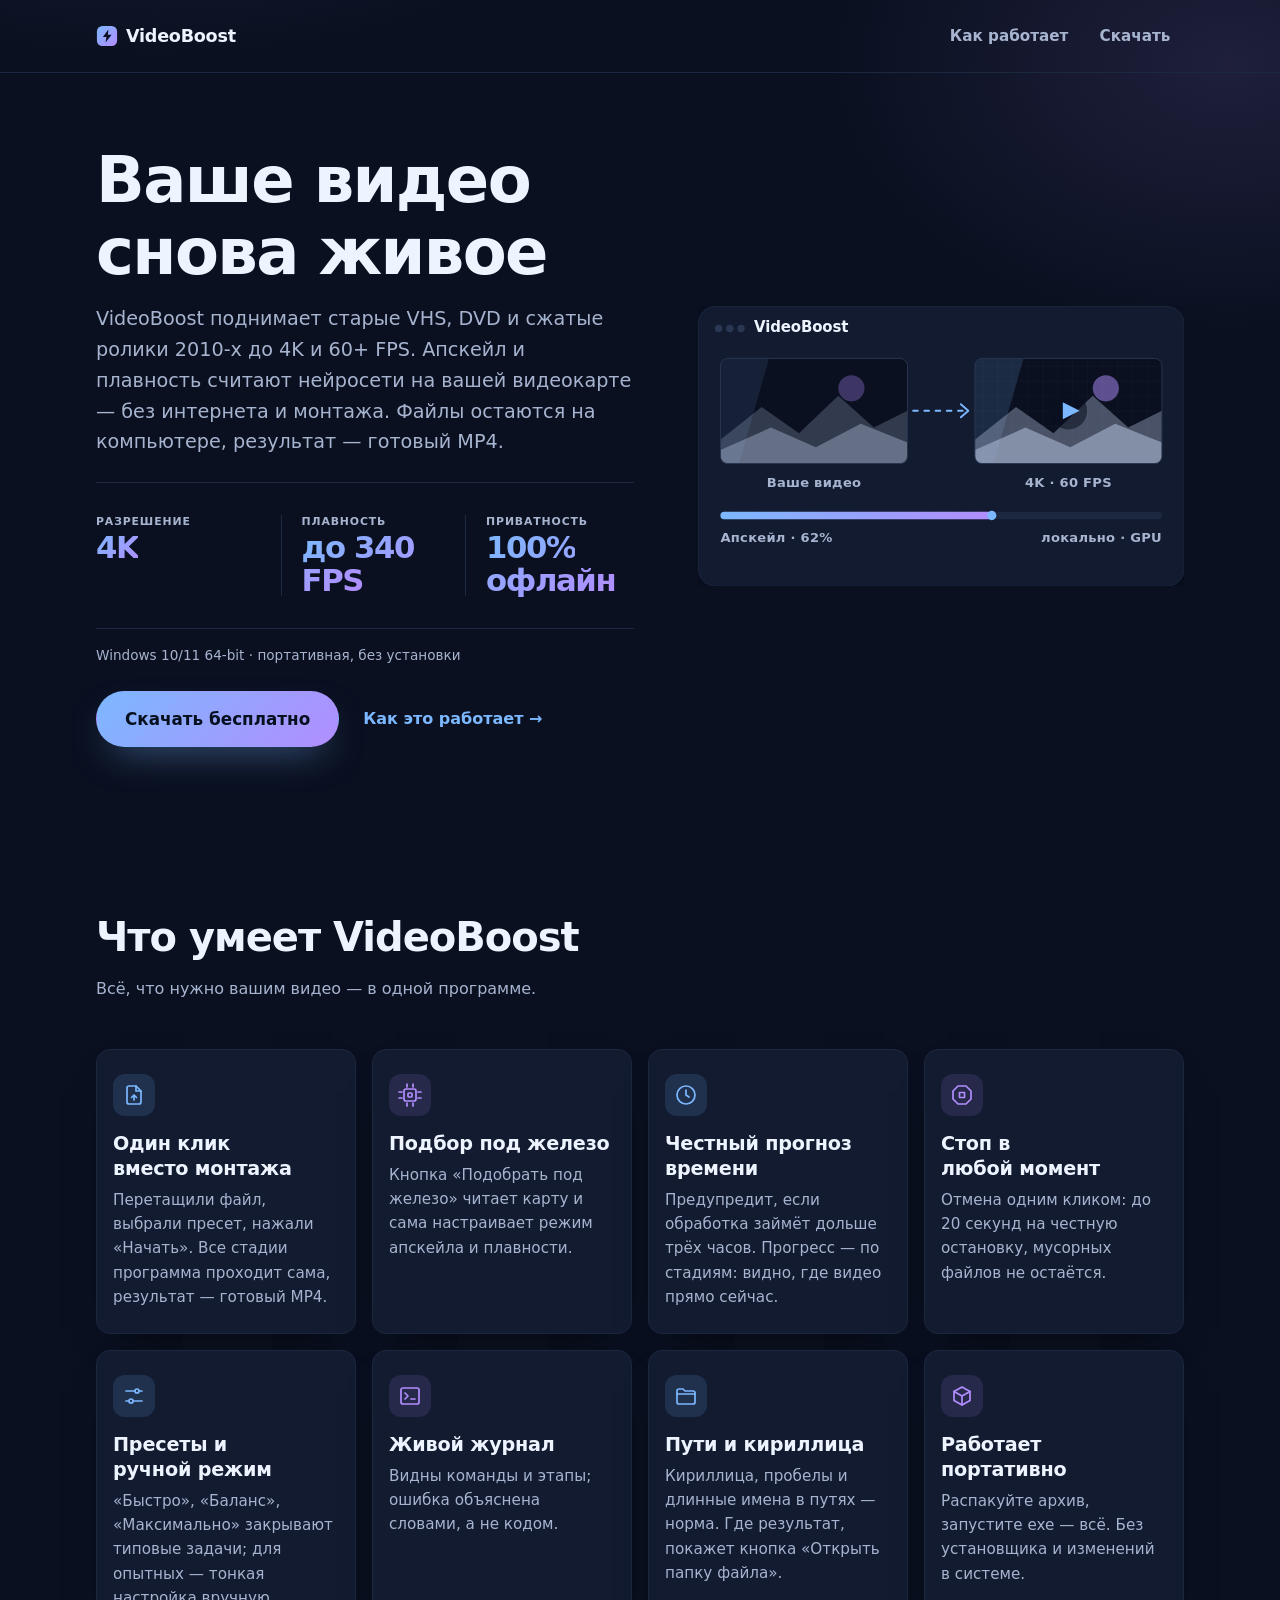
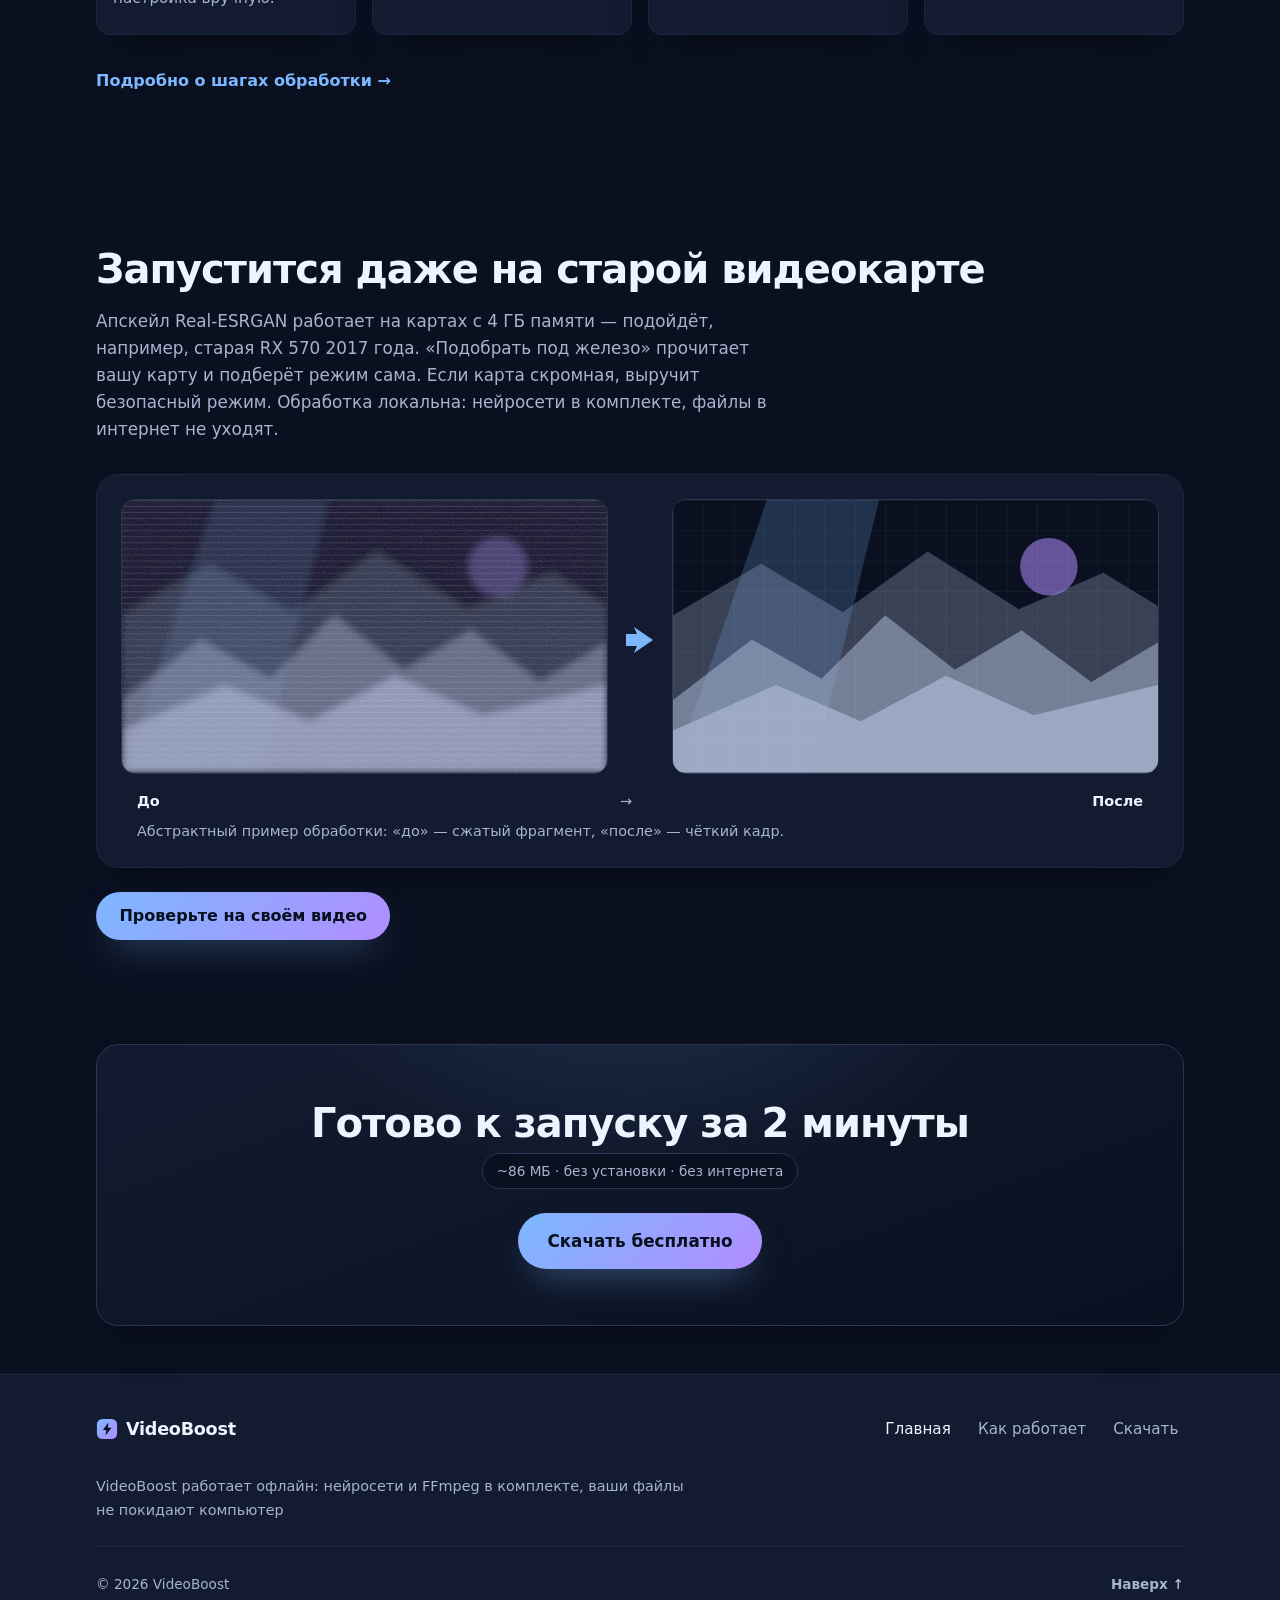
<file: index.html>
<!DOCTYPE html>
<html lang="ru">
<head>
  <meta charset="utf-8">
  <meta name="viewport" content="width=device-width, initial-scale=1">
  <!-- SEO: домен — GitHub Pages проекта mvenzego-arch/videoboost (ветка site). -->
  <title>VideoBoost — оживление видео до 4K и 340 FPS, офлайн</title>
  <meta name="description" content="VideoBoost: нейросетевой апскейл видео до 4K и интерполяция до 340 FPS. Real-ESRGAN и RIFE внутри, работает офлайн и бесплатно на Windows 10/11.">
  <link rel="canonical" href="https://mvenzego-arch.github.io/videoboost/index.html">
  <meta property="og:type" content="website">
  <meta property="og:site_name" content="VideoBoost">
  <meta property="og:locale" content="ru_RU">
  <meta property="og:title" content="VideoBoost — оживление видео до 4K и 340 FPS, офлайн">
  <meta property="og:description" content="VideoBoost: нейросетевой апскейл видео до 4K и интерполяция до 340 FPS. Real-ESRGAN и RIFE внутри, работает офлайн и бесплатно на Windows 10/11.">
  <meta property="og:url" content="https://mvenzego-arch.github.io/videoboost/index.html">
  <!-- og:image — вставить после подготовки обложки (1200x630); URL обязан быть абсолютным. -->
  <meta name="twitter:card" content="summary_large_image">
  <link rel="icon" type="image/svg+xml" href="./assets/favicon/favicon.svg">
  <link rel="stylesheet" href="./css/style.css">
  <script type="application/ld+json">
  {
    "@context": "https://schema.org",
    "@type": "SoftwareApplication",
    "name": "VideoBoost",
    "url": "https://mvenzego-arch.github.io/videoboost/index.html",
    "downloadUrl": "https://mvenzego-arch.github.io/videoboost/skachat.html",
    "applicationCategory": "MultimediaApplication",
    "operatingSystem": "Windows 10/11 64-bit",
    "inLanguage": "ru",
    "isAccessibleForFree": true,
    "description": "Нейросетевое улучшение видео: апскейл до 4K, интерполяция до 340 FPS, полностью офлайн.",
    "offers": {
      "@type": "Offer",
      "price": "0",
      "priceCurrency": "USD"
    },
    "author": { "@type": "Organization", "name": "VideoBoost" },
    "publisher": { "@type": "Organization", "name": "VideoBoost" },
    "featureList": [
      "Апскейл видео до 4K (Real-ESRGAN)",
      "Интерполяция кадров до 340 FPS (RIFE)",
      "Полностью офлайн: файлы не покидают компьютер",
      "Real-ESRGAN, RIFE и FFmpeg входят в комплект",
      "Пресеты «Быстро», «Баланс», «Максимально» и тонкая настройка",
      "Портативная работа без установки",
      "Бесплатно, без подписок и регистраций",
      "Работает на видеокартах от 4 ГБ VRAM (например, старая RX 570)"
    ]
  }
  </script>
</head>
<body id="top">
  <a class="skip-link" href="#main">Перейти к содержимому</a>

  <header class="site-header">
    <div class="container header-inner">
      <a class="brand" href="./index.html" aria-label="VideoBoost — на главную">
        <svg class="brand-icon" width="20" height="20" viewBox="0 0 24 24" aria-hidden="true" focusable="false">
          <defs>
            <linearGradient id="brand-grad" x1="0" y1="0" x2="1" y2="1">
              <stop offset="0" stop-color="var(--accent)"/>
              <stop offset="1" stop-color="var(--accent-2)"/>
            </linearGradient>
          </defs>
          <rect x="1" y="1" width="22" height="22" rx="6" fill="url(#brand-grad)"/>
          <path d="M13.5 5 7.5 13h3.9l-1 6 6.6-8.5h-4l.5-5.5Z" fill="var(--bg)"/>
        </svg>
        <span>VideoBoost</span>
      </a>
      <nav class="site-nav" aria-label="Основная навигация">
        <ul>
          <li><a href="./kak-rabotaet.html">Как работает</a></li>
          <li><a href="./skachat.html">Скачать</a></li>
        </ul>
      </nav>
    </div>
  </header>

  <main id="main" tabindex="-1">
    <section class="hero" aria-labelledby="hero-title">
      <div class="container">
        <div class="hero-grid">
          <div class="hero-copy">
            <h1 id="hero-title">Ваше видео снова живое</h1>
            <p class="hero-lede">VideoBoost поднимает старые VHS, DVD и сжатые ролики 2010-х до 4K и 60+ FPS. Апскейл и плавность считают нейросети на вашей видеокарте — без интернета и монтажа. Файлы остаются на компьютере, результат — готовый MP4.</p>
            <dl class="hero-stats" aria-label="Ключевые возможности">
              <div class="hero-stat">
                <dt>Разрешение</dt>
                <dd><span class="gradient-text">4K</span></dd>
              </div>
              <div class="hero-stat">
                <dt>Плавность</dt>
                <dd><span class="gradient-text">до 340 FPS</span></dd>
              </div>
              <div class="hero-stat">
                <dt>Приватность</dt>
                <dd><span class="gradient-text">100% офлайн</span></dd>
              </div>
            </dl>
            <p class="hero-note">Windows 10/11 64-bit · портативная, без установки</p>
            <div class="hero-actions">
              <a class="btn btn-primary btn-lg" href="./skachat.html">Скачать бесплатно</a>
              <a class="link-arrow" href="./kak-rabotaet.html">Как это работает <span aria-hidden="true">→</span></a>
            </div>
          </div>

          <div class="hero-visual">
            <svg class="scheme-wide" viewBox="0 0 520 300" role="img" aria-labelledby="hero-wide-title">
              <title id="hero-wide-title">Схема работы VideoBoost</title>
              <desc id="hero-wide-desc">Кадр видео проходит апскейл нейросетью и превращается в чёткий кадр 4K с плавностью 60 кадров в секунду. Обработка идёт локально на видеокарте.</desc>
              <defs>
                <linearGradient id="hero-wide-progress" x1="0" y1="0" x2="1" y2="0">
                  <stop offset="0" stop-color="var(--accent)"/>
                  <stop offset="1" stop-color="var(--accent-2)"/>
                </linearGradient>
                <clipPath id="hero-wide-clip-a">
                  <rect x="24" y="56" width="200" height="112.5" rx="8"/>
                </clipPath>
                <clipPath id="hero-wide-clip-b">
                  <rect x="296" y="56" width="200" height="112.5" rx="8"/>
                </clipPath>
                <pattern id="hero-wide-grid" width="16" height="16" patternUnits="userSpaceOnUse">
                  <path d="M16 0H0V16" fill="none" stroke="var(--text)" stroke-width="0.5"/>
                </pattern>
              </defs>
              <rect class="scheme-panel" x="0.5" y="0.5" width="519" height="299" rx="18" fill="var(--bg-elev)" stroke="var(--border-soft)"/>
              <circle cx="22" cy="24" r="4" fill="var(--border)"/>
              <circle cx="34" cy="24" r="4" fill="var(--border)"/>
              <circle cx="46" cy="24" r="4" fill="var(--border)"/>
              <text class="scheme-wordmark" x="60" y="28">VideoBoost</text>
              <g clip-path="url(#hero-wide-clip-a)">
                <rect x="24" y="56" width="200" height="112.5" fill="var(--bg)"/>
                <path d="M24 56h52L44 168.5H24Z" fill="var(--accent)" opacity="0.1"/>
                <circle cx="164" cy="88" r="14" fill="var(--accent-2)" opacity="0.3"/>
                <path d="M24 143 68 108 108 136 150 96 188 130 224 112v56.5H24Z" fill="var(--text-muted)" opacity="0.26"/>
                <path d="M24 154 78 130 126 151 174 126 224 146v22.5H24Z" fill="var(--text-muted)" opacity="0.44"/>
              </g>
              <rect x="24" y="56" width="200" height="112.5" rx="8" fill="none" stroke="var(--border)"/>
              <g clip-path="url(#hero-wide-clip-b)">
                <rect x="296" y="56" width="200" height="112.5" fill="var(--bg)"/>
                <path d="M296 56h52l-32 112.5h-20Z" fill="var(--accent)" opacity="0.16"/>
                <circle cx="436" cy="88" r="14" fill="var(--accent-2)" opacity="0.5"/>
                <path d="M296 143 340 108 380 136 422 96 460 130 496 112v56.5H296Z" fill="var(--text-muted)" opacity="0.4"/>
                <path d="M296 154 350 130 398 151 446 126 496 146v22.5H296Z" fill="var(--text-muted)" opacity="0.62"/>
                <rect x="296" y="56" width="200" height="112.5" fill="url(#hero-wide-grid)" opacity="0.08"/>
                <circle cx="396" cy="112" r="20" fill="var(--bg)" opacity="0.55"/>
                <path d="m390 103 18 9-18 9Z" fill="var(--accent)"/>
              </g>
              <rect x="296" y="56" width="200" height="112.5" rx="8" fill="none" stroke="var(--border)"/>
              <path class="flow-line" d="M230 112h58" fill="none" stroke="var(--accent)" stroke-width="2" stroke-linecap="round"/>
              <path d="m281 105 8 7-8 7" fill="none" stroke="var(--accent)" stroke-width="2" stroke-linecap="round" stroke-linejoin="round"/>
              <text class="scheme-label" x="124" y="194" text-anchor="middle">Ваше видео</text>
              <text class="scheme-label" x="396" y="194" text-anchor="middle">4K · 60 FPS</text>
              <rect x="24" y="220" width="472" height="8" rx="4" fill="var(--border-soft)"/>
              <rect x="24" y="220" width="290" height="8" rx="4" fill="url(#hero-wide-progress)"/>
              <circle class="pulse-dot" cx="314" cy="224" r="5" fill="var(--accent)"/>
              <text class="scheme-label" x="24" y="252">Апскейл · 62%</text>
              <text class="scheme-label" x="496" y="252" text-anchor="end">локально · GPU</text>
            </svg>

            <svg class="scheme-narrow" viewBox="0 0 320 430" role="img" aria-labelledby="hero-narrow-title">
              <title id="hero-narrow-title">Схема работы VideoBoost</title>
              <desc id="hero-narrow-desc">Кадр видео проходит апскейл нейросетью и превращается в чёткий кадр 4K с плавностью 60 кадров в секунду. Обработка идёт локально на видеокарте.</desc>
              <defs>
                <clipPath id="hero-narrow-clip-a">
                  <rect x="40" y="48" width="240" height="135" rx="8"/>
                </clipPath>
                <clipPath id="hero-narrow-clip-b">
                  <rect x="40" y="262" width="240" height="135" rx="8"/>
                </clipPath>
                <pattern id="hero-narrow-grid" width="16" height="16" patternUnits="userSpaceOnUse">
                  <path d="M16 0H0V16" fill="none" stroke="var(--text)" stroke-width="0.5"/>
                </pattern>
              </defs>
              <rect class="scheme-panel" x="0.5" y="0.5" width="319" height="429" rx="18" fill="var(--bg-elev)" stroke="var(--border-soft)"/>
              <circle cx="22" cy="24" r="4" fill="var(--border)"/>
              <circle cx="34" cy="24" r="4" fill="var(--border)"/>
              <circle cx="46" cy="24" r="4" fill="var(--border)"/>
              <text class="scheme-wordmark" x="60" y="28">VideoBoost</text>
              <g clip-path="url(#hero-narrow-clip-a)">
                <rect x="40" y="48" width="240" height="135" fill="var(--bg)"/>
                <path d="M40 48h62L62 183H40Z" fill="var(--accent)" opacity="0.1"/>
                <circle cx="206" cy="86" r="16" fill="var(--accent-2)" opacity="0.3"/>
                <path d="M40 139 92 98 136 132 184 84 222 122 280 102v81H40Z" fill="var(--text-muted)" opacity="0.26"/>
                <path d="M40 152 100 124 152 148 210 120 280 146v37H40Z" fill="var(--text-muted)" opacity="0.44"/>
              </g>
              <rect x="40" y="48" width="240" height="135" rx="8" fill="none" stroke="var(--border)"/>
              <text class="scheme-label" x="160" y="202" text-anchor="middle">Ваше видео</text>
              <path class="flow-line" d="M160 214v34" fill="none" stroke="var(--accent)" stroke-width="2" stroke-linecap="round"/>
              <path d="m153 241 7 8 7-8" fill="none" stroke="var(--accent)" stroke-width="2" stroke-linecap="round" stroke-linejoin="round"/>
              <g clip-path="url(#hero-narrow-clip-b)">
                <rect x="40" y="262" width="240" height="135" fill="var(--bg)"/>
                <path d="M40 262h62l-40 135H40Z" fill="var(--accent)" opacity="0.16"/>
                <circle cx="206" cy="300" r="16" fill="var(--accent-2)" opacity="0.5"/>
                <path d="M40 353 92 312 136 346 184 298 222 336 280 316v81H40Z" fill="var(--text-muted)" opacity="0.4"/>
                <path d="M40 366 100 338 152 362 210 334 280 360v37H40Z" fill="var(--text-muted)" opacity="0.62"/>
                <rect x="40" y="262" width="240" height="135" fill="url(#hero-narrow-grid)" opacity="0.08"/>
                <circle cx="160" cy="329" r="20" fill="var(--bg)" opacity="0.55"/>
                <path d="m154 320 18 9-18 9Z" fill="var(--accent)"/>
              </g>
              <rect x="40" y="262" width="240" height="135" rx="8" fill="none" stroke="var(--border)"/>
              <text class="scheme-label" x="160" y="414" text-anchor="middle">4K · 60 FPS</text>
            </svg>
          </div>
        </div>
      </div>
    </section>

    <section class="section" aria-labelledby="features-title">
      <div class="container">
        <div class="section-head">
          <h2 id="features-title">Что умеет VideoBoost</h2>
          <p>Всё, что нужно вашим видео — в одной программе.</p>
        </div>
        <ul class="features" role="list">
          <li class="feature-card">
            <span class="feature-icon" aria-hidden="true">
              <svg width="24" height="24" viewBox="0 0 24 24" fill="none" stroke="currentColor" stroke-width="1.7" stroke-linecap="round" stroke-linejoin="round" focusable="false" aria-hidden="true">
                <path d="M14 3H7a2 2 0 0 0-2 2v14a2 2 0 0 0 2 2h10a2 2 0 0 0 2-2V8Z"/>
                <path d="M14 3v5h5"/>
                <path d="M12 12v5M9.5 14.5 12 12l2.5 2.5"/>
              </svg>
            </span>
            <h3>Один клик вместо монтажа</h3>
            <p>Перетащили файл, выбрали пресет, нажали «Начать». Все стадии программа проходит сама, результат — готовый MP4.</p>
          </li>
          <li class="feature-card">
            <span class="feature-icon" aria-hidden="true">
              <svg width="24" height="24" viewBox="0 0 24 24" fill="none" stroke="currentColor" stroke-width="1.7" stroke-linecap="round" stroke-linejoin="round" focusable="false" aria-hidden="true">
                <rect x="6" y="6" width="12" height="12" rx="2"/>
                <rect x="10" y="10" width="4" height="4" rx="1"/>
                <path d="M9 1v3M15 1v3M9 20v3M15 20v3M1 9h3M1 15h3M20 9h3M20 15h3"/>
              </svg>
            </span>
            <h3>Подбор под железо</h3>
            <p>Кнопка «Подобрать под железо» читает карту и сама настраивает режим апскейла и плавности.</p>
          </li>
          <li class="feature-card">
            <span class="feature-icon" aria-hidden="true">
              <svg width="24" height="24" viewBox="0 0 24 24" fill="none" stroke="currentColor" stroke-width="1.7" stroke-linecap="round" stroke-linejoin="round" focusable="false" aria-hidden="true">
                <circle cx="12" cy="12" r="9"/>
                <path d="M12 7v5l3 2"/>
              </svg>
            </span>
            <h3>Честный прогноз времени</h3>
            <p>Предупредит, если обработка займёт дольше трёх часов. Прогресс — по стадиям: видно, где видео прямо сейчас.</p>
          </li>
          <li class="feature-card">
            <span class="feature-icon" aria-hidden="true">
              <svg width="24" height="24" viewBox="0 0 24 24" fill="none" stroke="currentColor" stroke-width="1.7" stroke-linecap="round" stroke-linejoin="round" focusable="false" aria-hidden="true">
                <path d="M8 3h8l5 5v8l-5 5H8l-5-5V8Z"/>
                <path d="M9.5 9.5h5v5h-5Z"/>
              </svg>
            </span>
            <h3>Стоп в любой момент</h3>
            <p>Отмена одним кликом: до 20 секунд на честную остановку, мусорных файлов не остаётся.</p>
          </li>
          <li class="feature-card">
            <span class="feature-icon" aria-hidden="true">
              <svg width="24" height="24" viewBox="0 0 24 24" fill="none" stroke="currentColor" stroke-width="1.7" stroke-linecap="round" stroke-linejoin="round" focusable="false" aria-hidden="true">
                <path d="M4 7h9M17 7h3M4 17h3M11 17h9"/>
                <circle cx="15" cy="7" r="2"/>
                <circle cx="9" cy="17" r="2"/>
              </svg>
            </span>
            <h3>Пресеты и ручной режим</h3>
            <p>«Быстро», «Баланс», «Максимально» закрывают типовые задачи; для опытных — тонкая настройка вручную.</p>
          </li>
          <li class="feature-card">
            <span class="feature-icon" aria-hidden="true">
              <svg width="24" height="24" viewBox="0 0 24 24" fill="none" stroke="currentColor" stroke-width="1.7" stroke-linecap="round" stroke-linejoin="round" focusable="false" aria-hidden="true">
                <rect x="3" y="4" width="18" height="16" rx="2"/>
                <path d="m7 9 3 3-3 3M13 15h4"/>
              </svg>
            </span>
            <h3>Живой журнал</h3>
            <p>Видны команды и этапы; ошибка объяснена словами, а не кодом.</p>
          </li>
          <li class="feature-card">
            <span class="feature-icon" aria-hidden="true">
              <svg width="24" height="24" viewBox="0 0 24 24" fill="none" stroke="currentColor" stroke-width="1.7" stroke-linecap="round" stroke-linejoin="round" focusable="false" aria-hidden="true">
                <path d="M3 7a2 2 0 0 1 2-2h4l2 2h8a2 2 0 0 1 2 2v9a2 2 0 0 1-2 2H5a2 2 0 0 1-2-2Z"/>
                <path d="M3 10h18"/>
              </svg>
            </span>
            <h3>Пути и кириллица</h3>
            <p>Кириллица, пробелы и длинные имена в путях — норма. Где результат, покажет кнопка «Открыть папку файла».</p>
          </li>
          <li class="feature-card">
            <span class="feature-icon" aria-hidden="true">
              <svg width="24" height="24" viewBox="0 0 24 24" fill="none" stroke="currentColor" stroke-width="1.7" stroke-linecap="round" stroke-linejoin="round" focusable="false" aria-hidden="true">
                <path d="m12 3 8 4.5v9L12 21l-8-4.5v-9Z"/>
                <path d="m4 7.5 8 4.5 8-4.5M12 12v9"/>
              </svg>
            </span>
            <h3>Работает портативно</h3>
            <p>Распакуйте архив, запустите exe — всё. Без установщика и изменений в системе.</p>
          </li>
        </ul>
        <p class="features-foot"><a class="link-arrow" href="./kak-rabotaet.html">Подробно о шагах обработки <span aria-hidden="true">→</span></a></p>
      </div>
    </section>

    <section class="section" aria-labelledby="hardware-title">
      <div class="container">
        <h2 id="hardware-title">Запустится даже на старой видеокарте</h2>
        <p class="hardware-lede">Апскейл Real-ESRGAN работает на картах с 4 ГБ памяти — подойдёт, например, старая RX 570 2017 года. «Подобрать под железо» прочитает вашу карту и подберёт режим сама. Если карта скромная, выручит безопасный режим. Обработка локальна: нейросети в комплекте, файлы в интернет не уходят.</p>

        <figure class="compare">
          <div class="compare-pair">
            <div class="compare-frame">
              <svg viewBox="0 0 320 180" role="img" aria-labelledby="before-title">
                <title id="before-title">Кадр до обработки</title>
                <desc id="before-desc">Размытый и шумный кадр: силуэт горного хребта и луч света теряют детали.</desc>
                <defs>
                  <filter id="cmp-blur" x="-5%" y="-5%" width="110%" height="110%">
                    <feGaussianBlur stdDeviation="2.4"/>
                  </filter>
                  <filter id="cmp-noise" x="0" y="0" width="100%" height="100%">
                    <feTurbulence type="fractalNoise" baseFrequency="0.9" numOctaves="2" stitchTiles="stitch"/>
                    <feColorMatrix type="saturate" values="0"/>
                    <feComponentTransfer>
                      <feFuncA type="linear" slope="0.55"/>
                    </feComponentTransfer>
                  </filter>
                  <pattern id="cmp-scanlines" width="4" height="4" patternUnits="userSpaceOnUse">
                    <path d="M0 0h4" stroke="var(--text)" stroke-width="1"/>
                  </pattern>
                  <clipPath id="cmp-before-clip">
                    <rect width="320" height="180"/>
                  </clipPath>
                </defs>
                <g clip-path="url(#cmp-before-clip)" filter="url(#cmp-blur)">
                  <rect width="320" height="180" fill="var(--bg)"/>
                  <path d="M0 180 0 76 58 42 112 74 168 34 228 72 284 48 320 70V180Z" fill="var(--text-muted)" opacity="0.2"/>
                  <path d="M62 0h74L92 180H0Z" fill="var(--accent)" opacity="0.14"/>
                  <circle cx="248" cy="44" r="19" fill="var(--accent-2)" opacity="0.32"/>
                  <path d="M0 132 52 92 98 118 140 76 186 112 230 86 276 120 320 94V180H0Z" fill="var(--text-muted)" opacity="0.42"/>
                  <path d="M0 152 68 122 124 146 180 116 238 142 320 122V180H0Z" fill="var(--text-muted)" opacity="0.66"/>
                </g>
                <rect width="320" height="180" fill="url(#cmp-scanlines)" opacity="0.16"/>
                <rect width="320" height="180" filter="url(#cmp-noise)" opacity="0.32"/>
                <rect width="320" height="180" fill="var(--accent-2)" opacity="0.05"/>
              </svg>
            </div>

            <div class="compare-arrow" aria-hidden="true">
              <svg viewBox="0 0 32 32" focusable="false">
                <path d="M2 13h11l-3-7 19 13-19 13 3-7H2Z" fill="var(--accent)"/>
              </svg>
            </div>

            <div class="compare-frame">
              <svg viewBox="0 0 320 180" role="img" aria-labelledby="after-title">
                <title id="after-title">Кадр после обработки</title>
                <desc id="after-desc">Тот же кадр с горным хребтом и лучом после апскейла: контуры чёткие, детали видны, наложена тонкая пиксельная сетка.</desc>
                <defs>
                  <pattern id="cmp-grid" width="20" height="20" patternUnits="userSpaceOnUse">
                    <path d="M20 0H0V20" fill="none" stroke="var(--text)" stroke-width="0.8"/>
                  </pattern>
                  <clipPath id="cmp-after-clip">
                    <rect width="320" height="180"/>
                  </clipPath>
                </defs>
                <g clip-path="url(#cmp-after-clip)">
                  <rect width="320" height="180" fill="var(--bg)"/>
                  <path d="M0 180 0 76 58 42 112 74 168 34 228 72 284 48 320 70V180Z" fill="var(--text-muted)" opacity="0.3"/>
                  <path d="M62 0h74L92 180H0Z" fill="var(--accent)" opacity="0.2"/>
                  <circle cx="248" cy="44" r="19" fill="var(--accent-2)" opacity="0.55"/>
                  <path d="M0 132 52 92 98 118 140 76 186 112 230 86 276 120 320 94V180H0Z" fill="var(--text-muted)" opacity="0.55"/>
                  <path d="M0 152 68 122 124 146 180 116 238 142 320 122V180H0Z" fill="var(--text-muted)" opacity="0.78"/>
                  <rect width="320" height="180" fill="url(#cmp-grid)" opacity="0.08"/>
                </g>
              </svg>
            </div>
          </div>
          <figcaption class="compare-caption">
            <span class="compare-label">До</span>
            <span aria-hidden="true">→</span>
            <span class="compare-label">После</span>
            <span class="compare-caption-note">Абстрактный пример обработки: «до» — сжатый фрагмент, «после» — чёткий кадр.</span>
          </figcaption>
        </figure>

        <p class="hardware-action"><a class="btn btn-primary" href="./skachat.html">Проверьте на своём видео</a></p>
      </div>
    </section>

    <section class="cta-band" aria-labelledby="cta-title">
      <div class="container">
        <div class="cta-inner">
          <h2 id="cta-title">Готово к запуску за 2 минуты</h2>
          <p class="badge">~86 МБ · без установки · без интернета</p>
          <p><a class="btn btn-primary btn-lg" href="./skachat.html">Скачать бесплатно</a></p>
        </div>
      </div>
    </section>
  </main>

  <footer class="site-footer">
    <div class="container">
      <div class="footer-main">
        <a class="brand brand--footer" href="./index.html" aria-label="VideoBoost — на главную">
          <svg class="brand-icon" width="20" height="20" viewBox="0 0 24 24" aria-hidden="true" focusable="false">
            <defs>
              <linearGradient id="footer-grad" x1="0" y1="0" x2="1" y2="1">
                <stop offset="0" stop-color="var(--accent)"/>
                <stop offset="1" stop-color="var(--accent-2)"/>
              </linearGradient>
            </defs>
            <rect x="1" y="1" width="22" height="22" rx="6" fill="url(#footer-grad)"/>
            <path d="M13.5 5 7.5 13h3.9l-1 6 6.6-8.5h-4l.5-5.5Z" fill="var(--bg)"/>
          </svg>
          <span>VideoBoost</span>
        </a>
        <nav class="footer-nav" aria-label="Навигация в подвале">
          <ul>
            <li><a href="./index.html" aria-current="page">Главная</a></li>
            <li><a href="./kak-rabotaet.html">Как работает</a></li>
            <li><a href="./skachat.html">Скачать</a></li>
          </ul>
        </nav>
      </div>
      <p class="footer-note">VideoBoost работает офлайн: нейросети и FFmpeg в комплекте, ваши файлы не покидают компьютер</p>
      <div class="footer-bottom">
        <p>© <span id="year">2026</span> VideoBoost</p>
        <a class="to-top" href="#top">Наверх <span aria-hidden="true">↑</span></a>
      </div>
    </div>
  </footer>

  <script src="./js/main.js" defer></script>
</body>
</html>
</file>
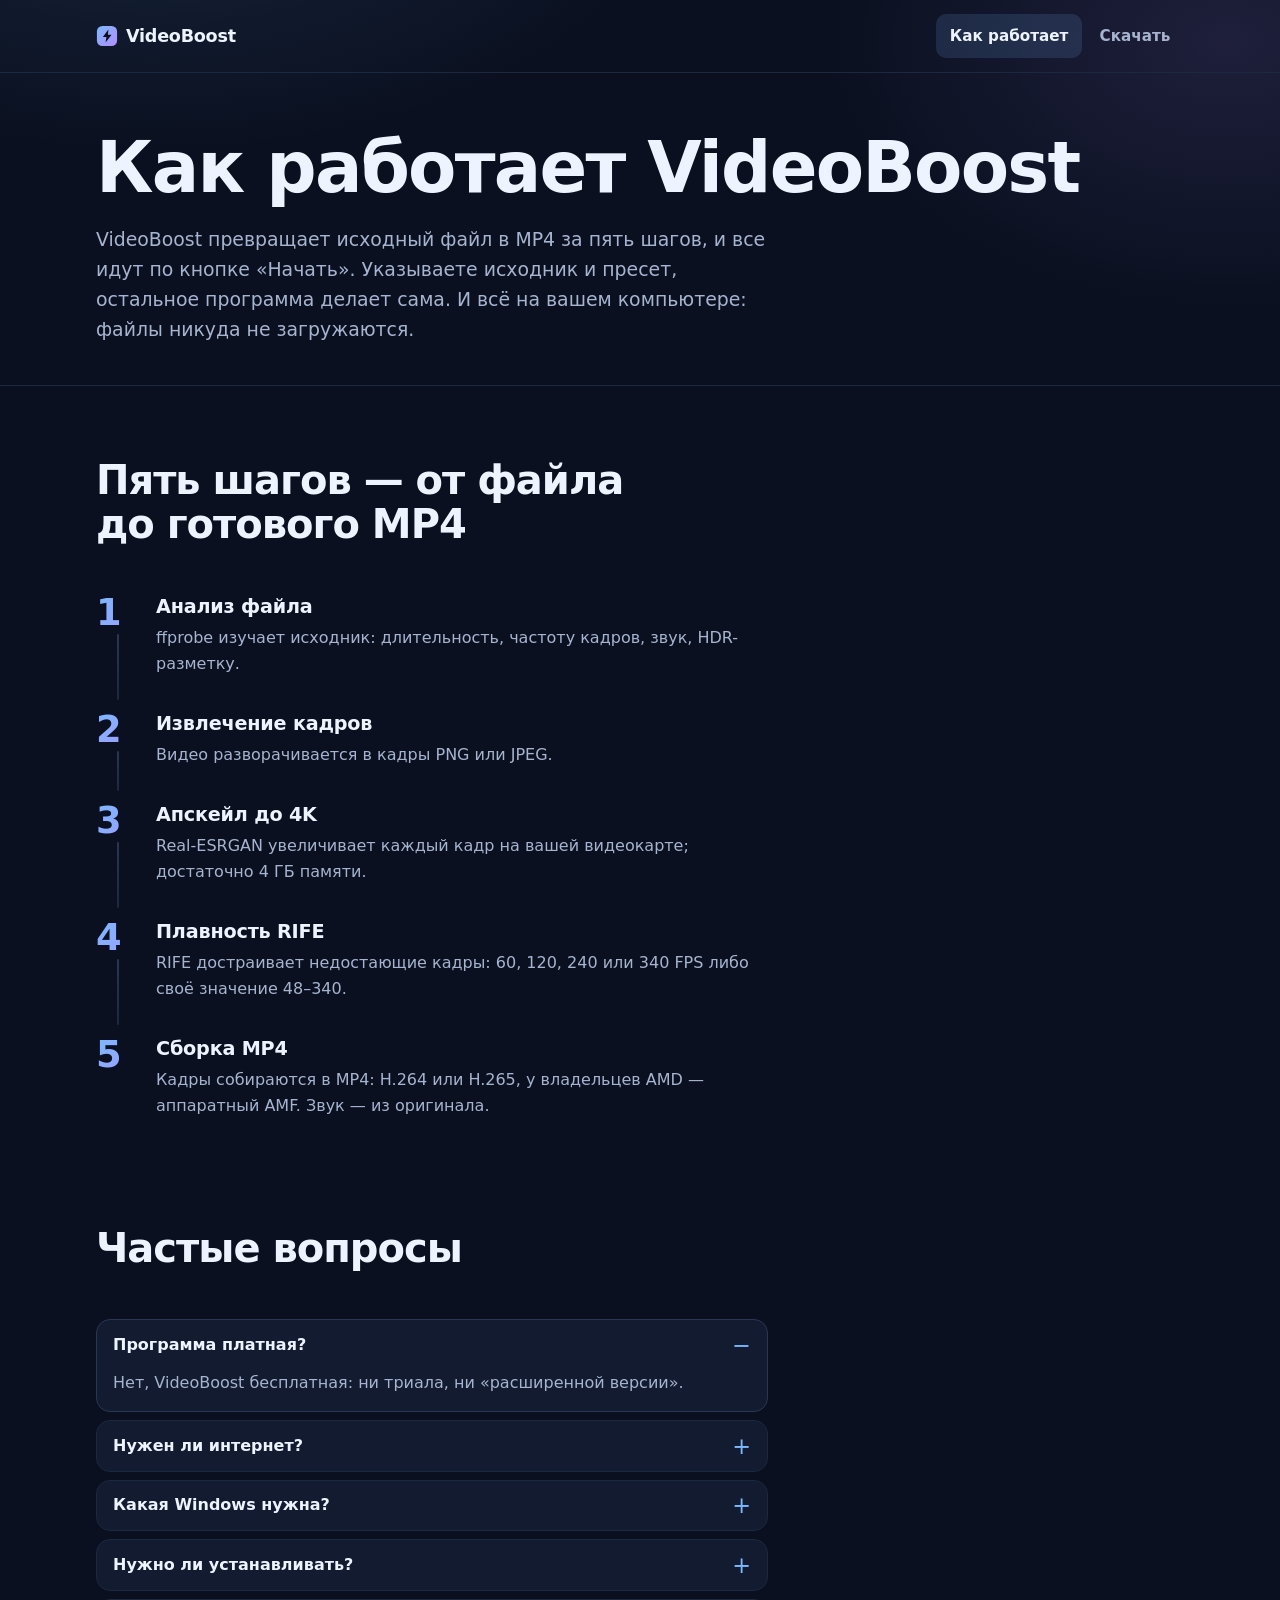
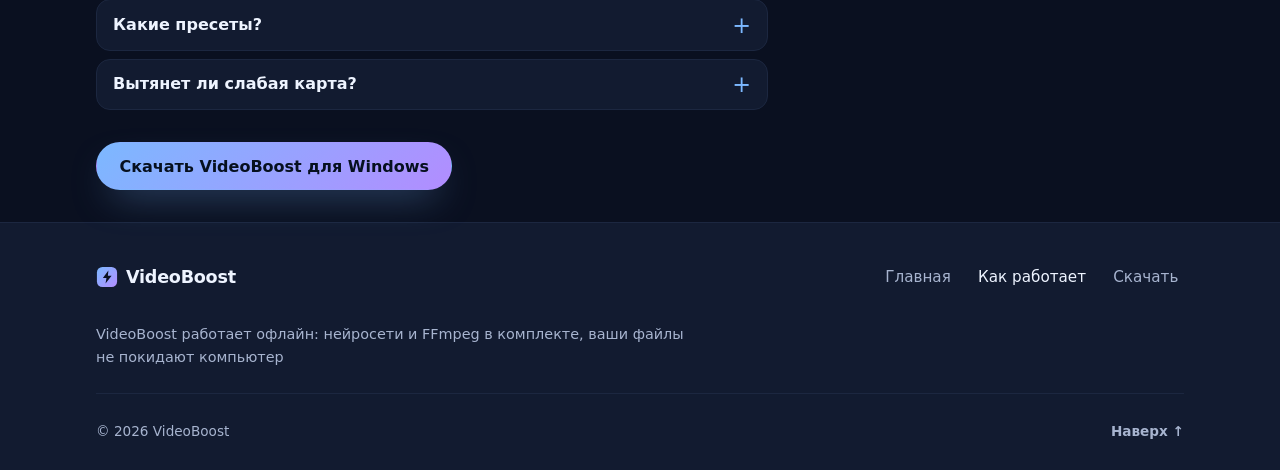
<file: kak-rabotaet.html>
<!DOCTYPE html>
<html lang="ru">
<head>
  <meta charset="utf-8">
  <meta name="viewport" content="width=device-width, initial-scale=1">
  <!-- SEO: домен — GitHub Pages проекта mvenzego-arch/videoboost (ветка site). -->
  <title>Как работает VideoBoost: 5 шагов и ответы в FAQ</title>
  <meta name="description" content="Как VideoBoost улучшает видео: 5 понятных шагов от выбора файлов до готового ролика. Плюс честные ответы на частые вопросы в FAQ.">
  <link rel="canonical" href="https://mvenzego-arch.github.io/videoboost/kak-rabotaet.html">
  <meta property="og:type" content="website">
  <meta property="og:site_name" content="VideoBoost">
  <meta property="og:locale" content="ru_RU">
  <meta property="og:title" content="Как работает VideoBoost: 5 шагов и ответы в FAQ">
  <meta property="og:description" content="Как VideoBoost улучшает видео: 5 понятных шагов от выбора файлов до готового ролика. Плюс честные ответы на частые вопросы в FAQ.">
  <meta property="og:url" content="https://mvenzego-arch.github.io/videoboost/kak-rabotaet.html">
  <!-- og:image — та же обложка 1200x630, что и на index.html -->
  <meta name="twitter:card" content="summary_large_image">
  <link rel="icon" type="image/svg+xml" href="./assets/favicon/favicon.svg">
  <link rel="stylesheet" href="./css/style.css">
  <script type="application/ld+json">
  {
    "@context": "https://schema.org",
    "@type": "FAQPage",
    "mainEntity": [
      {
        "@type": "Question",
        "name": "VideoBoost платный?",
        "acceptedAnswer": {
          "@type": "Answer",
          "text": "Нет, программа полностью бесплатная: без подписок, регистраций и скрытых платежей."
        }
      },
      {
        "@type": "Question",
        "name": "Нужен ли интернет для обработки видео?",
        "acceptedAnswer": {
          "@type": "Answer",
          "text": "Интернет не нужен: обработка идёт локально, файлы не загружаются в облако. Real-ESRGAN, RIFE и FFmpeg уже входят в комплект."
        }
      },
      {
        "@type": "Question",
        "name": "Подойдёт ли моя Windows?",
        "acceptedAnswer": {
          "@type": "Answer",
          "text": "Нужна Windows 10 или 11, обязательно 64-битная редакция."
        }
      },
      {
        "@type": "Question",
        "name": "Как установить VideoBoost?",
        "acceptedAnswer": {
          "@type": "Answer",
          "text": "Установки нет: программа портативная. Распакуйте архив в любую папку и запустите. Есть полная сборка (~86 МБ) и компактная (~11 МБ)."
        }
      },
      {
        "@type": "Question",
        "name": "Какие пресеты качества есть?",
        "acceptedAnswer": {
          "@type": "Answer",
          "text": "Три пресета — «Быстро», «Баланс», «Максимально» — плюс тонкая ручная настройка параметров, если нужен полный контроль."
        }
      },
      {
        "@type": "Question",
        "name": "Хватит ли слабой видеокарты?",
        "acceptedAnswer": {
          "@type": "Answer",
          "text": "Достаточно от 4 ГБ видеопамяти: обработка идёт на GPU. Подойдёт даже старая карта уровня RX 570."
        }
      }
    ]
  }
  </script>
</head>
<body id="top">
  <a class="skip-link" href="#main">Перейти к содержимому</a>

  <header class="site-header">
    <div class="container header-inner">
      <a class="brand" href="./index.html" aria-label="VideoBoost — на главную">
        <svg class="brand-icon" width="20" height="20" viewBox="0 0 24 24" aria-hidden="true" focusable="false">
          <defs>
            <linearGradient id="brand-grad" x1="0" y1="0" x2="1" y2="1">
              <stop offset="0" stop-color="var(--accent)"/>
              <stop offset="1" stop-color="var(--accent-2)"/>
            </linearGradient>
          </defs>
          <rect x="1" y="1" width="22" height="22" rx="6" fill="url(#brand-grad)"/>
          <path d="M13.5 5 7.5 13h3.9l-1 6 6.6-8.5h-4l.5-5.5Z" fill="var(--bg)"/>
        </svg>
        <span>VideoBoost</span>
      </a>
      <nav class="site-nav" aria-label="Основная навигация">
        <ul>
          <li><a href="./kak-rabotaet.html" aria-current="page">Как работает</a></li>
          <li><a href="./skachat.html">Скачать</a></li>
        </ul>
      </nav>
    </div>
  </header>

  <main id="main" tabindex="-1">
    <section class="page-hero" aria-labelledby="page-title">
      <div class="container">
        <h1 id="page-title">Как работает VideoBoost</h1>
        <p class="lede">VideoBoost превращает исходный файл в MP4 за пять шагов, и все идут по кнопке «Начать». Указываете исходник и пресет, остальное программа делает сама. И всё на вашем компьютере: файлы никуда не загружаются.</p>
      </div>
    </section>

    <section class="section" aria-labelledby="steps-title">
      <div class="container">
        <div class="section-head">
          <h2 id="steps-title">Пять шагов — от файла до готового MP4</h2>
        </div>
        <ol class="steps">
          <li class="step">
            <span class="step-num gradient-text" aria-hidden="true">1</span>
            <div class="step-body">
              <h3>Анализ файла</h3>
              <p>ffprobe изучает исходник: длительность, частоту кадров, звук, HDR-разметку.</p>
            </div>
          </li>
          <li class="step">
            <span class="step-num gradient-text" aria-hidden="true">2</span>
            <div class="step-body">
              <h3>Извлечение кадров</h3>
              <p>Видео разворачивается в кадры PNG или JPEG.</p>
            </div>
          </li>
          <li class="step">
            <span class="step-num gradient-text" aria-hidden="true">3</span>
            <div class="step-body">
              <h3>Апскейл до 4K</h3>
              <p>Real-ESRGAN увеличивает каждый кадр на вашей видеокарте; достаточно 4 ГБ памяти.</p>
            </div>
          </li>
          <li class="step">
            <span class="step-num gradient-text" aria-hidden="true">4</span>
            <div class="step-body">
              <h3>Плавность RIFE</h3>
              <p>RIFE достраивает недостающие кадры: 60, 120, 240 или 340 FPS либо своё значение 48–340.</p>
            </div>
          </li>
          <li class="step">
            <span class="step-num gradient-text" aria-hidden="true">5</span>
            <div class="step-body">
              <h3>Сборка MP4</h3>
              <p>Кадры собираются в MP4: H.264 или H.265, у владельцев AMD — аппаратный AMF. Звук — из оригинала.</p>
            </div>
          </li>
        </ol>
      </div>
    </section>

    <section class="section section--tight" aria-labelledby="faq-title">
      <div class="container">
        <div class="section-head">
          <h2 id="faq-title">Частые вопросы</h2>
        </div>
        <div class="faq">
          <details open>
            <summary>Программа платная?<span class="faq-marker" aria-hidden="true"></span></summary>
            <p>Нет, VideoBoost бесплатная: ни триала, ни «расширенной версии».</p>
          </details>
          <details>
            <summary>Нужен ли интернет?<span class="faq-marker" aria-hidden="true"></span></summary>
            <p>Нет: FFmpeg, Real-ESRGAN и RIFE в комплекте, файлы в сеть не уходят.</p>
          </details>
          <details>
            <summary>Какая Windows нужна?<span class="faq-marker" aria-hidden="true"></span></summary>
            <p>Windows 10 или 11, 64-бит. Полной сборке больше ничего не нужно, лёгкой — .NET 8.</p>
          </details>
          <details>
            <summary>Нужно ли устанавливать?<span class="faq-marker" aria-hidden="true"></span></summary>
            <p>Нет, портативная: распакуйте архив и запускайте. Удаление — просто удалить папку.</p>
          </details>
          <details>
            <summary>Какие пресеты?<span class="faq-marker" aria-hidden="true"></span></summary>
            <p>«Быстро», «Баланс», «Максимально» плюс ручной режим с тонкой настройкой для опытных.</p>
          </details>
          <details>
            <summary>Вытянет ли слабая карта?<span class="faq-marker" aria-hidden="true"></span></summary>
            <p>Апскейлу хватает 4 ГБ памяти, работает даже старая RX 570. «Подобрать под железо» подберёт режим, для скромных карт есть безопасный режим.</p>
          </details>
        </div>
        <p class="section-action"><a class="btn btn-primary" href="./skachat.html">Скачать VideoBoost для Windows</a></p>
      </div>
    </section>
  </main>

  <footer class="site-footer">
    <div class="container">
      <div class="footer-main">
        <a class="brand brand--footer" href="./index.html" aria-label="VideoBoost — на главную">
          <svg class="brand-icon" width="20" height="20" viewBox="0 0 24 24" aria-hidden="true" focusable="false">
            <defs>
              <linearGradient id="footer-grad" x1="0" y1="0" x2="1" y2="1">
                <stop offset="0" stop-color="var(--accent)"/>
                <stop offset="1" stop-color="var(--accent-2)"/>
              </linearGradient>
            </defs>
            <rect x="1" y="1" width="22" height="22" rx="6" fill="url(#footer-grad)"/>
            <path d="M13.5 5 7.5 13h3.9l-1 6 6.6-8.5h-4l.5-5.5Z" fill="var(--bg)"/>
          </svg>
          <span>VideoBoost</span>
        </a>
        <nav class="footer-nav" aria-label="Навигация в подвале">
          <ul>
            <li><a href="./index.html">Главная</a></li>
            <li><a href="./kak-rabotaet.html" aria-current="page">Как работает</a></li>
            <li><a href="./skachat.html">Скачать</a></li>
          </ul>
        </nav>
      </div>
      <p class="footer-note">VideoBoost работает офлайн: нейросети и FFmpeg в комплекте, ваши файлы не покидают компьютер</p>
      <div class="footer-bottom">
        <p>© <span id="year">2026</span> VideoBoost</p>
        <a class="to-top" href="#top">Наверх <span aria-hidden="true">↑</span></a>
      </div>
    </div>
  </footer>

  <script src="./js/main.js" defer></script>
</body>
</html>
</file>
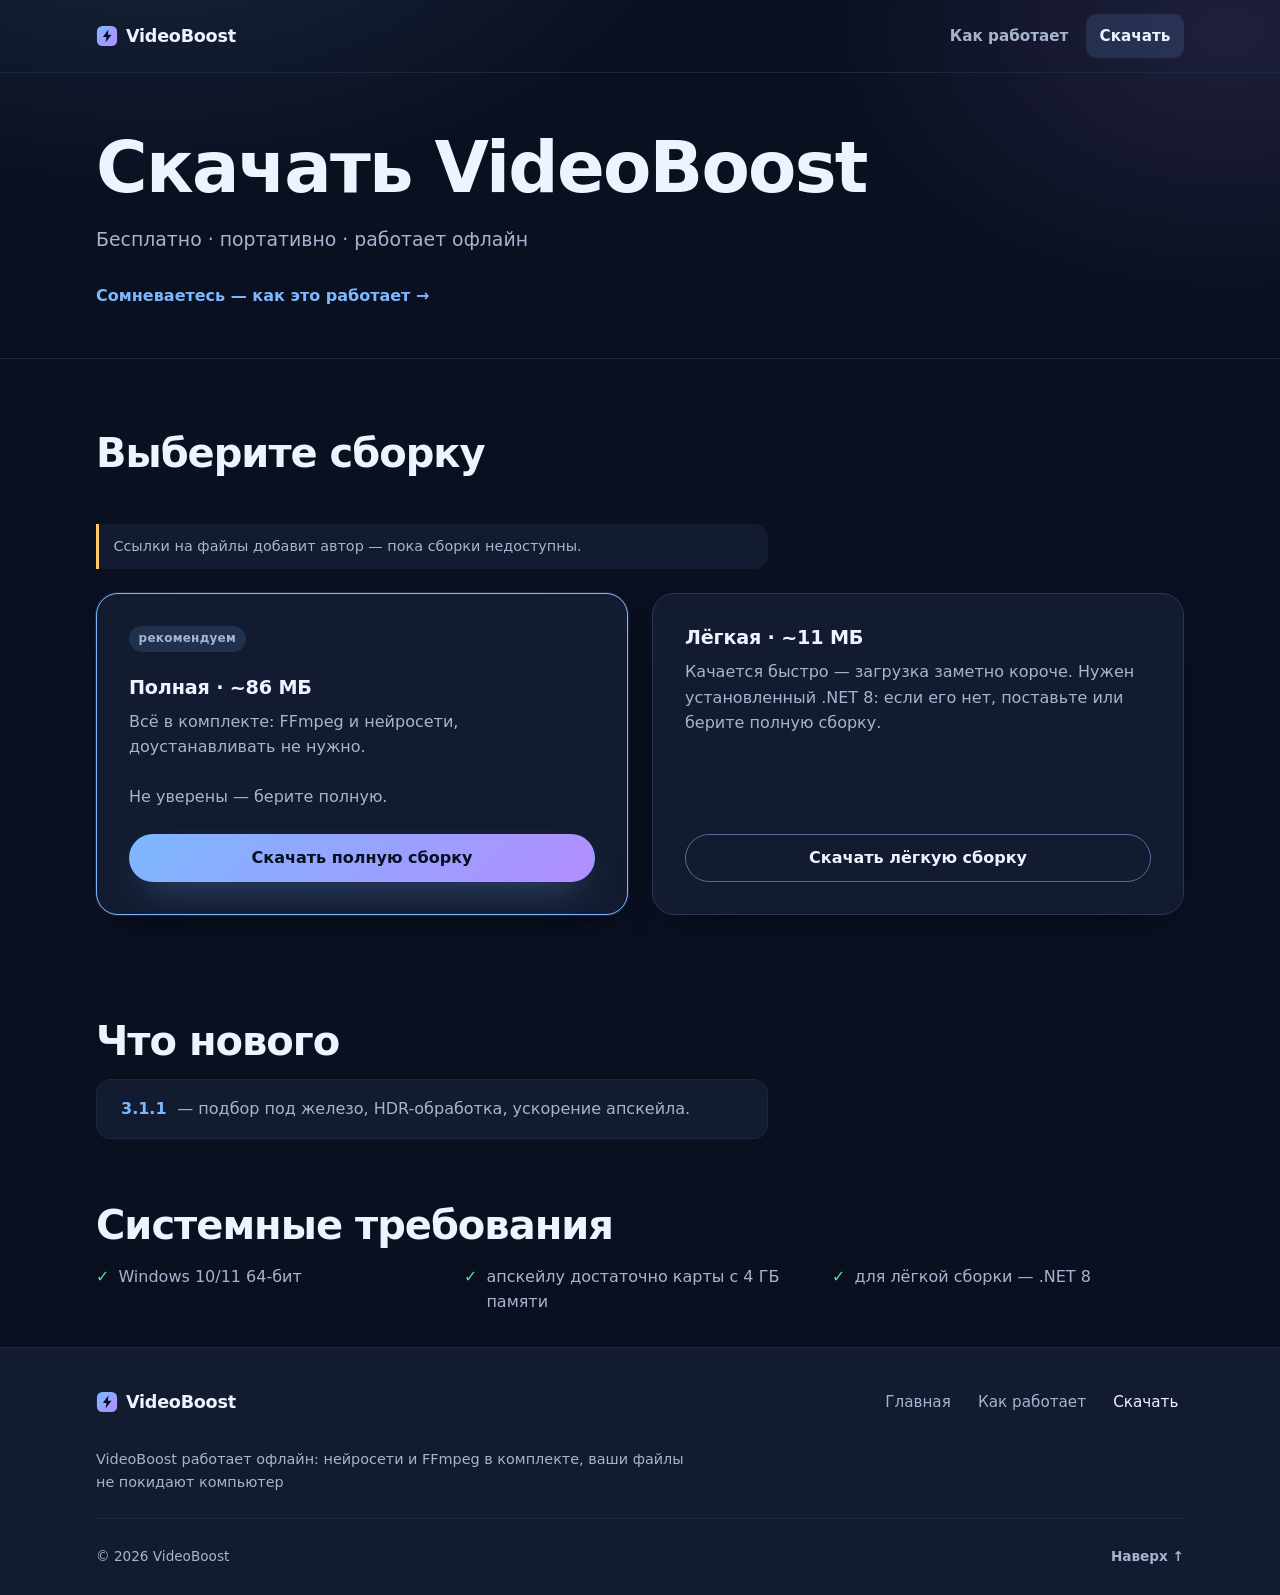
<file: skachat.html>
<!DOCTYPE html>
<html lang="ru">
<head>
  <meta charset="utf-8">
  <meta name="viewport" content="width=device-width, initial-scale=1">
  <!-- SEO: домен — GitHub Pages проекта mvenzego-arch/videoboost (ветка site). -->
  <title>Скачать VideoBoost для Windows — версии 86 и 11 МБ</title>
  <meta name="description" content="Готовые сборки VideoBoost для Windows 10/11: полная (~86 МБ) и компактная (~11 МБ). Бесплатно и портативно — распакуйте и запускайте.">
  <link rel="canonical" href="https://mvenzego-arch.github.io/videoboost/skachat.html">
  <meta property="og:type" content="website">
  <meta property="og:site_name" content="VideoBoost">
  <meta property="og:locale" content="ru_RU">
  <meta property="og:title" content="Скачать VideoBoost для Windows — версии 86 и 11 МБ">
  <meta property="og:description" content="Готовые сборки VideoBoost для Windows 10/11: полная (~86 МБ) и компактная (~11 МБ). Бесплатно и портативно — распакуйте и запускайте.">
  <meta property="og:url" content="https://mvenzego-arch.github.io/videoboost/skachat.html">
  <!-- og:image — та же обложка 1200x630, что и на index.html -->
  <meta name="twitter:card" content="summary_large_image">
  <link rel="icon" type="image/svg+xml" href="./assets/favicon/favicon.svg">
  <link rel="stylesheet" href="./css/style.css">
  <script type="application/ld+json">
  {
    "@context": "https://schema.org",
    "@type": "WebPage",
    "name": "Скачать VideoBoost для Windows",
    "url": "https://mvenzego-arch.github.io/videoboost/skachat.html",
    "inLanguage": "ru",
    "isPartOf": { "@type": "WebSite", "name": "VideoBoost", "url": "https://mvenzego-arch.github.io/videoboost/index.html" }
  }
  </script>
</head>
<body id="top">
  <a class="skip-link" href="#main">Перейти к содержимому</a>

  <header class="site-header">
    <div class="container header-inner">
      <a class="brand" href="./index.html" aria-label="VideoBoost — на главную">
        <svg class="brand-icon" width="20" height="20" viewBox="0 0 24 24" aria-hidden="true" focusable="false">
          <defs>
            <linearGradient id="brand-grad" x1="0" y1="0" x2="1" y2="1">
              <stop offset="0" stop-color="var(--accent)"/>
              <stop offset="1" stop-color="var(--accent-2)"/>
            </linearGradient>
          </defs>
          <rect x="1" y="1" width="22" height="22" rx="6" fill="url(#brand-grad)"/>
          <path d="M13.5 5 7.5 13h3.9l-1 6 6.6-8.5h-4l.5-5.5Z" fill="var(--bg)"/>
        </svg>
        <span>VideoBoost</span>
      </a>
      <nav class="site-nav" aria-label="Основная навигация">
        <ul>
          <li><a href="./kak-rabotaet.html">Как работает</a></li>
          <li><a href="./skachat.html" aria-current="page">Скачать</a></li>
        </ul>
      </nav>
    </div>
  </header>

  <main id="main" tabindex="-1">
    <section class="page-hero" aria-labelledby="page-title">
      <div class="container">
        <h1 id="page-title">Скачать VideoBoost</h1>
        <p class="lede">Бесплатно · портативно · работает офлайн</p>
        <p><a class="link-arrow" href="./kak-rabotaet.html">Сомневаетесь — как это работает <span aria-hidden="true">→</span></a></p>
      </div>
    </section>

    <section class="section" aria-labelledby="builds-title">
      <div class="container">
        <div class="section-head">
          <h2 id="builds-title">Выберите сборку</h2>
        </div>
        <p class="download-note">Ссылки на файлы добавит автор — пока сборки недоступны.</p>
        <div class="builds">
          <article class="build-card build-card--recommended">
            <p class="build-badge">рекомендуем</p>
            <h3>Полная · ~86 МБ</h3>
            <p>Всё в комплекте: FFmpeg и нейросети, доустанавливать не нужно.</p>
            <p>Не уверены — берите полную.</p>
            <!-- TODO: вставить ссылку на файл -->
            <a class="btn btn-primary btn-block" href="#">Скачать полную сборку</a>
          </article>
          <article class="build-card">
            <h3>Лёгкая · ~11 МБ</h3>
            <p>Качается быстро — загрузка заметно короче. Нужен установленный .NET 8: если его нет, поставьте или берите полную сборку.</p>
            <!-- TODO: вставить ссылку на файл -->
            <a class="btn btn-secondary btn-block" href="#">Скачать лёгкую сборку</a>
          </article>
        </div>
      </div>
    </section>

    <section class="section section--tight" aria-labelledby="news-title">
      <div class="container">
        <h2 id="news-title">Что нового</h2>
        <ul class="changelog">
          <li><span class="version">3.1.1</span> — подбор под железо, HDR-обработка, ускорение апскейла.</li>
        </ul>
      </div>
    </section>

    <section class="section section--tight" aria-labelledby="requirements-title">
      <div class="container">
        <h2 id="requirements-title">Системные требования</h2>
        <ul class="requirements">
          <li><span class="req-check" aria-hidden="true">✓</span>Windows 10/11 64-бит</li>
          <li><span class="req-check" aria-hidden="true">✓</span>апскейлу достаточно карты с 4 ГБ памяти</li>
          <li><span class="req-check" aria-hidden="true">✓</span>для лёгкой сборки — .NET 8</li>
        </ul>
      </div>
    </section>
  </main>

  <footer class="site-footer">
    <div class="container">
      <div class="footer-main">
        <a class="brand brand--footer" href="./index.html" aria-label="VideoBoost — на главную">
          <svg class="brand-icon" width="20" height="20" viewBox="0 0 24 24" aria-hidden="true" focusable="false">
            <defs>
              <linearGradient id="footer-grad" x1="0" y1="0" x2="1" y2="1">
                <stop offset="0" stop-color="var(--accent)"/>
                <stop offset="1" stop-color="var(--accent-2)"/>
              </linearGradient>
            </defs>
            <rect x="1" y="1" width="22" height="22" rx="6" fill="url(#footer-grad)"/>
            <path d="M13.5 5 7.5 13h3.9l-1 6 6.6-8.5h-4l.5-5.5Z" fill="var(--bg)"/>
          </svg>
          <span>VideoBoost</span>
        </a>
        <nav class="footer-nav" aria-label="Навигация в подвале">
          <ul>
            <li><a href="./index.html">Главная</a></li>
            <li><a href="./kak-rabotaet.html">Как работает</a></li>
            <li><a href="./skachat.html" aria-current="page">Скачать</a></li>
          </ul>
        </nav>
      </div>
      <p class="footer-note">VideoBoost работает офлайн: нейросети и FFmpeg в комплекте, ваши файлы не покидают компьютер</p>
      <div class="footer-bottom">
        <p>© <span id="year">2026</span> VideoBoost</p>
        <a class="to-top" href="#top">Наверх <span aria-hidden="true">↑</span></a>
      </div>
    </div>
  </footer>

  <script src="./js/main.js" defer></script>
</body>
</html>
</file>
<file: css/style.css>
/* ==========================================================================
   VideoBoost — единая таблица стилей
   Мобильный-first: базовые правила для 360 px, далее 768 / 1024 / 1440.
   Все цвета и отступы — через дизайн-токены из :root.
   ========================================================================== */

/* ---------- Дизайн-токены ---------- */
:root {
  color-scheme: dark;

  --bg: #0a1020;
  --bg-elev: #121b30;
  --bg-card: var(--bg-elev);
  --text: #eef4ff;
  --text-muted: #a7b4cf;
  --border: #2a3752;
  --border-soft: #1c2740;
  --border-strong: #556b95; /* граница интерактивных контролов: ≥3:1 к --bg-elev */

  --accent: #7cb8ff;
  --accent-2: #b28dff;
  --accent-ink: #06101f;
  --accent-soft: rgba(124, 184, 255, 0.14);
  --accent-2-soft: rgba(178, 141, 255, 0.12);
  --grad-accent: linear-gradient(135deg, var(--accent) 0%, var(--accent-2) 100%);

  --radius: 14px;
  --radius-lg: 22px;
  --radius-md: 12px;
  --radius-sm: 10px;
  --radius-xs: 4px;
  --radius-2xs: 2px;
  --radius-pill: 999px;

  /* Шкала --space-* задаёт макро-ритм (секции, карточки, внутрикостяк).
     Микро-отступы внутри компонентов (0.15–1.4rem) допускаются «по месту» —
     осознанное исключение, чтобы не городить 12 токенов. */
  --space-1: 0.5rem;
  --space-2: 1rem;
  --space-3: 1.5rem;
  --space-4: 2rem;
  --space-5: 3rem;
  --space-6: 4.5rem;

  --container: 72rem;
  --content: 42rem;
  --ring: #a9d4ff;
  --shadow-card: 0 18px 40px -24px rgba(0, 0, 0, 0.75);
  --shadow-glow: 0 16px 38px -16px rgba(124, 184, 255, 0.55);
  --shadow-panel: 0 18px 28px rgba(2, 6, 18, 0.45);

  --ok: #5dd6a0;
  --warn: #ffc766;

  --font-sans: system-ui, -apple-system, "Segoe UI", Roboto,
    "Helvetica Neue", Arial, sans-serif;
}

/* ---------- Базовый сброс ---------- */
*,
*::before,
*::after {
  box-sizing: border-box;
}

html {
  min-width: 320px;
  -webkit-text-size-adjust: 100%;
  text-size-adjust: 100%;
}

body {
  margin: 0;
  min-height: 100vh;
  font-family: var(--font-sans);
  font-size: 1rem;
  line-height: 1.6;
  color: var(--text);
  background-color: var(--bg);
  background-image:
    radial-gradient(55rem 32rem at 12% -8%, var(--accent-soft), transparent 62%),
    radial-gradient(42rem 28rem at 96% 2%, var(--accent-2-soft), transparent 60%);
  background-repeat: no-repeat;
}

main {
  display: block;
}

h1,
h2,
h3 {
  margin: 0 0 var(--space-2);
  font-weight: 780;
  line-height: 1.12;
  letter-spacing: -0.025em;
  text-wrap: balance;
}

h1 {
  font-size: clamp(2.15rem, 8.5vw, 4.4rem);
}

h2 {
  font-size: clamp(1.55rem, 5.2vw, 2.5rem);
}

h3 {
  font-size: clamp(1.05rem, 3.4vw, 1.2rem);
  line-height: 1.3;
  letter-spacing: -0.01em;
}

p {
  margin: 0 0 var(--space-2);
}

p:last-child {
  margin-bottom: 0;
}

a {
  color: var(--accent);
  text-decoration-thickness: 0.08em;
  text-underline-offset: 0.18em;
}

a:hover {
  text-decoration-thickness: 0.13em;
}

svg {
  display: block;
  max-width: 100%;
}

:focus-visible {
  outline: 3px solid var(--ring);
  outline-offset: 3px;
}

/* ---------- Утилиты ---------- */
.container {
  width: 100%;
  max-width: var(--container);
  margin-inline: auto;
  padding-inline: var(--space-2);
}

.visually-hidden {
  position: absolute;
  width: 1px;
  height: 1px;
  padding: 0;
  margin: -1px;
  overflow: hidden;
  clip: rect(0 0 0 0);
  white-space: nowrap;
  border: 0;
}

.skip-link {
  position: absolute;
  top: -5rem;
  left: 1rem;
  z-index: 100;
  display: inline-flex;
  align-items: center;
  min-height: 44px;
  padding: 0.6rem 1rem;
  border-radius: var(--radius);
  background: var(--text);
  color: var(--bg);
  font-weight: 700;
  text-decoration: none;
  transition: top 0.18s ease;
}

.skip-link:focus {
  top: 1rem;
}

/* ---------- Шапка ---------- */
.site-header {
  border-bottom: 1px solid var(--border-soft);
}

.header-inner {
  display: flex;
  align-items: center;
  justify-content: space-between;
  gap: var(--space-1);
  min-height: 4rem;
}

.brand {
  display: inline-flex;
  align-items: center;
  gap: 0.5rem;
  min-height: 44px;
  color: var(--text);
  font-size: 1rem;
  font-weight: 750;
  letter-spacing: -0.015em;
  text-decoration: none;
  white-space: nowrap;
}

.brand:hover {
  color: var(--accent);
}

.brand-icon {
  flex: none;
  width: 20px;
  height: 20px;
}

.site-nav ul,
.footer-nav ul {
  display: flex;
  flex-wrap: wrap;
  align-items: center;
  gap: 0.15rem;
  margin: 0;
  padding: 0;
  list-style: none;
}

.site-nav a {
  display: inline-flex;
  align-items: center;
  min-height: 44px;
  padding: 0 0.5rem;
  border-radius: var(--radius-sm);
  color: var(--text-muted);
  font-size: 0.875rem;
  font-weight: 600;
  text-decoration: none;
  white-space: nowrap;
}

.site-nav a:hover {
  color: var(--text);
  background: var(--accent-soft);
}

.site-nav a[aria-current="page"] {
  color: var(--text);
  background: var(--accent-soft);
}

/* ---------- Кнопки и ссылки-действия ---------- */
.btn {
  display: inline-flex;
  align-items: center;
  justify-content: center;
  gap: 0.5rem;
  min-height: 48px;
  padding: 0.8rem 1.4rem;
  border: 1px solid transparent;
  border-radius: var(--radius-pill);
  font: inherit;
  font-weight: 700;
  line-height: 1.2;
  text-align: center;
  text-decoration: none;
  cursor: pointer;
  transition: transform 0.18s ease, box-shadow 0.18s ease,
    border-color 0.18s ease, background-color 0.18s ease;
}

.btn-primary {
  background-image: var(--grad-accent);
  color: var(--accent-ink);
  box-shadow: var(--shadow-glow);
}

.btn-primary:hover {
  transform: translateY(-2px);
  box-shadow: var(--shadow-card);
}

.btn-secondary {
  border-color: var(--border-strong);
  background: transparent;
  color: var(--text);
}

.btn-secondary:hover {
  border-color: var(--accent);
  background: var(--accent-soft);
}

.btn-lg {
  min-height: 56px;
  padding-inline: 1.75rem;
  font-size: 1.05rem;
}

.btn-block {
  width: 100%;
}

.link-arrow {
  display: inline-flex;
  align-items: center;
  gap: 0.35rem;
  min-height: 44px;
  color: var(--accent);
  font-weight: 650;
  text-decoration: none;
}

.link-arrow:hover {
  text-decoration: underline;
  text-underline-offset: 4px;
}

.link-arrow span[aria-hidden="true"] {
  transition: transform 0.18s ease;
}

.link-arrow:hover span[aria-hidden="true"] {
  transform: translateX(3px);
}

/* ---------- Градиентный текст ---------- */
.gradient-text {
  color: var(--accent);
  background-image: var(--grad-accent);
  -webkit-background-clip: text;
  background-clip: text;
  -webkit-text-fill-color: transparent;
}

@supports not ((background-clip: text) or (-webkit-background-clip: text)) {
  .gradient-text {
    color: var(--accent);
    background-image: none;
    -webkit-text-fill-color: currentColor;
  }
}

/* ---------- Главный экран ---------- */
.hero {
  padding-block: 2.5rem 3rem;
}

.hero-grid {
  display: grid;
  grid-template-columns: minmax(0, 1fr);
  gap: clamp(2rem, 6vw, 4rem);
  align-items: center;
}

.hero-copy {
  max-width: 40rem;
}

.hero h1 {
  margin-bottom: var(--space-2);
  font-size: clamp(2.15rem, 9vw, 4.4rem);
}

.hero-lede {
  max-width: 34rem;
  margin-bottom: var(--space-3);
  color: var(--text-muted);
  font-size: clamp(1rem, 2.5vw, 1.2rem);
}

.hero-stats {
  display: grid;
  grid-template-columns: repeat(3, minmax(0, 1fr));
  gap: 0.5rem;
  margin: 0 0 var(--space-2);
  padding: var(--space-3) 0;
  border-block: 1px solid var(--border-soft);
}

.hero-stat {
  display: flex;
  flex-direction: column;
  gap: 0.15rem;
  min-width: 0;
}

.hero-stat + .hero-stat {
  padding-left: 0.7rem;
  border-left: 1px solid var(--border-soft);
}

.hero-stat dt {
  color: var(--text-muted);
  font-size: 0.68rem;
  font-weight: 600;
  line-height: 1.3;
  letter-spacing: 0.08em;
  text-transform: uppercase;
}

.hero-stat dd {
  margin: 0;
  font-size: clamp(1.3rem, 2.4vw, 2.45rem);
  font-weight: 800;
  line-height: 1.05;
  letter-spacing: -0.045em;
  overflow-wrap: normal;
  word-break: keep-all;
  hyphens: none;
}

.hero-note {
  margin-bottom: var(--space-3);
  color: var(--text-muted);
  font-size: 0.85rem;
}

.hero-actions {
  display: flex;
  flex-wrap: wrap;
  align-items: center;
  gap: 0.75rem 1.5rem;
}

.hero-visual {
  position: relative;
  width: 100%;
  max-width: 520px;
  margin-inline: auto;
}

.hero-visual svg {
  width: 100%;
  height: auto;
}

.scheme-wide {
  display: none;
}

.scheme-narrow {
  display: block;
}

.scheme-panel {
  filter: drop-shadow(var(--shadow-panel));
}

.scheme-label {
  font-family: var(--font-sans);
  font-size: 11px;
  font-weight: 600;
  letter-spacing: 0.02em;
  fill: var(--text-muted);
}

.scheme-wordmark {
  font-family: var(--font-sans);
  font-size: 12px;
  font-weight: 700;
  letter-spacing: -0.01em;
  fill: var(--text);
}

.flow-line {
  stroke-dasharray: 5 7;
  animation: flow-dash 1.8s linear infinite;
}

.pulse-dot {
  transform-box: fill-box;
  transform-origin: center;
  animation: dot-pulse 2.2s ease-in-out infinite;
}

@keyframes flow-dash {
  to {
    stroke-dashoffset: -24;
  }
}

@keyframes dot-pulse {
  0%,
  100% {
    opacity: 0.55;
    transform: scale(1);
  }
  50% {
    opacity: 1;
    transform: scale(1.35);
  }
}

/* ---------- Секции ---------- */
.section {
  padding-block: clamp(2.5rem, 7vw, 4.5rem);
}

.section--tight {
  padding-block: var(--space-4);
}

.section-head {
  max-width: 40rem;
  margin-bottom: var(--space-4);
}

.section-head p {
  color: var(--text-muted);
}

.section-action {
  margin-top: var(--space-4);
}

/* ---------- Возможности ---------- */
.features {
  display: grid;
  grid-template-columns: 1fr;
  gap: var(--space-2);
  margin: 0;
  padding: 0;
  list-style: none;
}

.feature-card {
  padding: var(--space-3);
  border: 1px solid var(--border-soft);
  border-radius: var(--radius);
  background: var(--bg-elev);
  box-shadow: var(--shadow-card);
}

.feature-icon {
  display: grid;
  place-items: center;
  width: 42px;
  height: 42px;
  margin-bottom: var(--space-2);
  border-radius: var(--radius-md);
  background: var(--accent-soft);
  color: var(--accent);
}

.feature-card:nth-child(even) .feature-icon {
  color: var(--accent-2);
  background: var(--accent-2-soft);
}

.feature-card h3 {
  margin-bottom: 0.35rem;
}

.feature-card p {
  margin: 0;
  color: var(--text-muted);
  font-size: 0.95rem;
}

.features-foot {
  margin-top: var(--space-3);
}

/* ---------- Железо и сравнение ---------- */
.hardware-lede {
  max-width: var(--content);
  color: var(--text-muted);
  font-size: 1.05rem;
}

.compare {
  margin: var(--space-4) 0 0;
  padding: var(--space-2);
  border: 1px solid var(--border-soft);
  border-radius: var(--radius-lg);
  background: var(--bg-elev);
  box-shadow: var(--shadow-card);
}

.compare-pair {
  display: grid;
  gap: 0.75rem;
}

.compare-frame {
  overflow: hidden;
  border: 1px solid var(--border);
  border-radius: var(--radius);
  background: var(--bg);
}

.compare-frame svg {
  width: 100%;
  height: auto;
}

.compare-arrow {
  display: flex;
  align-items: center;
  justify-content: center;
  color: var(--accent);
  transform: rotate(90deg);
}

.compare-arrow svg {
  width: 32px;
  height: 32px;
}

.compare-caption {
  display: flex;
  flex-wrap: wrap;
  align-items: center;
  justify-content: center;
  gap: 0.4rem 0.75rem;
  margin-top: var(--space-2);
  color: var(--text-muted);
  font-size: 0.9rem;
  text-align: center;
}

.compare-label {
  color: var(--text);
  font-weight: 650;
}

.compare-caption-note {
  flex-basis: 100%;
  color: var(--text-muted);
  font-weight: 400;
}

.hardware-action {
  margin-top: var(--space-3);
}

/* ---------- Финальный призыв ---------- */
.cta-band {
  padding-block: var(--space-4) var(--space-6);
}

.cta-inner {
  position: relative;
  overflow: hidden;
  padding: clamp(1.75rem, 5vw, 3.5rem);
  border: 1px solid var(--border);
  border-radius: var(--radius-lg);
  background:
    radial-gradient(32rem 20rem at 50% -30%, var(--accent-soft), transparent 70%),
    linear-gradient(160deg, var(--bg-elev), var(--bg));
  text-align: center;
  box-shadow: var(--shadow-card);
}

.cta-inner > * {
  position: relative;
}

.cta-inner h2 {
  margin-bottom: var(--space-1);
}

.badge {
  display: inline-flex;
  flex-wrap: wrap;
  align-items: center;
  justify-content: center;
  gap: 0.35rem;
  min-height: 36px;
  margin: 0 0 var(--space-3);
  padding: 0.35rem 0.85rem;
  border: 1px solid var(--border);
  border-radius: var(--radius-pill);
  background: var(--bg);
  color: var(--text-muted);
  font-size: 0.85rem;
}

/* ---------- Внутренние страницы ---------- */
.page-hero {
  padding-block: 2.5rem 2rem;
  border-bottom: 1px solid var(--border-soft);
}

.page-hero h1 {
  margin-bottom: var(--space-2);
}

.page-hero .lede {
  max-width: var(--content);
  color: var(--text-muted);
  font-size: clamp(1.02rem, 2.4vw, 1.18rem);
}

.page-hero .link-arrow {
  margin-top: 0.25rem;
}

/* ---------- Шаги ---------- */
.steps {
  display: grid;
  gap: var(--space-3);
  max-width: var(--content);
  margin: 0;
  padding: 0;
  list-style: none;
}

.step {
  position: relative;
  display: grid;
  grid-template-columns: 2.75rem 1fr;
  gap: var(--space-2);
  padding-bottom: 0.25rem;
}

.step::after {
  content: "";
  position: absolute;
  top: 2.4rem;
  bottom: -1.25rem;
  left: 1.32rem;
  width: 2px;
  border-radius: var(--radius-2xs);
  background: linear-gradient(var(--border), var(--border-soft));
}

.step:last-child::after {
  display: none;
}

.step-num {
  font-size: clamp(1.7rem, 5.5vw, 2.3rem);
  font-weight: 800;
  line-height: 1;
  letter-spacing: -0.04em;
}

.step h3 {
  margin: 0 0 0.3rem;
}

.step p {
  margin: 0;
  color: var(--text-muted);
}

/* ---------- Частые вопросы ---------- */
.faq {
  display: grid;
  gap: 0.5rem;
  max-width: var(--content);
}

.faq details {
  border: 1px solid var(--border-soft);
  border-radius: var(--radius);
  background: var(--bg-elev);
}

.faq details[open] {
  border-color: var(--border);
}

.faq summary {
  display: flex;
  align-items: center;
  justify-content: space-between;
  gap: var(--space-2);
  min-height: 44px;
  padding: 0.85rem 1rem;
  font-weight: 650;
  line-height: 1.4;
  cursor: pointer;
  list-style: none;
}

.faq summary::-webkit-details-marker {
  display: none;
}

.faq summary::after {
  content: none;
}

.faq-marker {
  flex: none;
  color: var(--accent);
  font-size: 1.4rem;
  font-weight: 500;
  line-height: 1;
}

.faq-marker::before {
  content: "+";
}

.faq details[open] .faq-marker::before {
  content: "−";
}

.faq details > p {
  margin: 0;
  padding: 0 1rem 1rem;
  color: var(--text-muted);
}

/* ---------- Скачивание ---------- */
.download-note {
  max-width: var(--content);
  margin: 0 0 var(--space-3);
  padding: 0.7rem 0.9rem;
  border-left: 3px solid var(--warn);
  border-radius: 0 var(--radius) var(--radius) 0;
  background: var(--bg-elev);
  color: var(--text-muted);
  font-size: 0.9rem;
}

.builds {
  display: grid;
  grid-template-columns: 1fr;
  gap: var(--space-3);
}

.build-card {
  display: flex;
  flex-direction: column;
  padding: var(--space-3);
  border: 1px solid var(--border);
  border-radius: var(--radius-lg);
  background: var(--bg-elev);
  box-shadow: var(--shadow-card);
}

.build-card--recommended {
  border-color: var(--accent);
  box-shadow: 0 0 0 1px var(--accent-soft), var(--shadow-card);
}

.build-badge {
  align-self: flex-start;
  margin: 0 0 0.75rem;
  padding: 0.2rem 0.6rem;
  border-radius: var(--radius-pill);
  background: var(--accent-soft);
  color: var(--accent);
  font-size: 0.75rem;
  font-weight: 700;
  letter-spacing: 0.02em;
}

.build-card h3 {
  margin-bottom: 0.5rem;
}

.build-card p {
  margin-bottom: var(--space-3);
  color: var(--text-muted);
}

.build-card .btn {
  margin-top: auto;
}

/* ---------- Что нового ---------- */
.changelog {
  display: grid;
  gap: var(--space-2);
  max-width: var(--content);
  margin: 0;
  padding: 0;
  list-style: none;
}

.changelog li {
  padding: var(--space-2) var(--space-3);
  border: 1px solid var(--border-soft);
  border-radius: var(--radius);
  background: var(--bg-elev);
  color: var(--text-muted);
}

.version {
  display: inline-block;
  margin-right: 0.35rem;
  color: var(--accent);
  font-weight: 700;
}

/* ---------- Системные требования ---------- */
.requirements {
  display: flex;
  flex-direction: column;
  gap: 0.5rem;
  margin: 0;
  padding: 0;
  list-style: none;
  color: var(--text-muted);
}

.requirements li {
  position: relative;
  padding-left: 1.4rem;
}

.requirements li::before {
  content: none;
}

.req-check {
  position: absolute;
  left: 0;
  color: var(--ok);
  font-weight: 700;
}

/* ---------- Подвал ---------- */
.site-footer {
  padding-block: var(--space-4) var(--space-2);
  border-top: 1px solid var(--border-soft);
  background: var(--bg-elev);
}

.footer-main {
  display: flex;
  flex-wrap: wrap;
  align-items: center;
  justify-content: space-between;
  gap: var(--space-2);
  margin-bottom: var(--space-3);
}

.brand--footer {
  font-size: 1.05rem;
}

.footer-nav a {
  display: inline-flex;
  align-items: center;
  min-height: 44px;
  padding-inline: 0.35rem;
  color: var(--text-muted);
  font-size: 0.95rem;
  text-decoration: none;
}

.footer-nav a:hover {
  color: var(--text);
  text-decoration: underline;
  text-underline-offset: 4px;
}

.footer-nav a[aria-current="page"] {
  color: var(--text);
}

.footer-note {
  max-width: 38rem;
  margin: 0 0 var(--space-3);
  color: var(--text-muted);
  font-size: 0.9rem;
}

.footer-bottom {
  display: flex;
  flex-wrap: wrap;
  align-items: center;
  justify-content: space-between;
  gap: 0.5rem;
  padding-top: var(--space-2);
  border-top: 1px solid var(--border-soft);
  color: var(--text-muted);
  font-size: 0.85rem;
}

.footer-bottom p {
  margin: 0;
}

.to-top {
  display: inline-flex;
  align-items: center;
  gap: 0.3rem;
  min-height: 44px;
  color: var(--text-muted);
  font-weight: 600;
  text-decoration: none;
}

.to-top:hover {
  color: var(--text);
  text-decoration: underline;
  text-underline-offset: 4px;
}

/* ---------- Анимации: отключаем при reduce ---------- */
@media (prefers-reduced-motion: no-preference) {
  html {
    scroll-behavior: smooth;
  }
}

@media (prefers-reduced-motion: reduce) {
  html {
    scroll-behavior: auto;
  }

  *,
  *::before,
  *::after {
    animation: none !important;
    transition: none !important;
  }
}

/* ==========================================================================
   768 px — планшет
   ========================================================================== */
@media (min-width: 768px) {
  .container {
    padding-inline: 1.5rem;
  }

  .header-inner {
    min-height: 4.5rem;
  }

  .brand {
    font-size: 1.1rem;
  }

  .brand-icon {
    width: 22px;
    height: 22px;
  }

  .site-nav ul {
    gap: 0.25rem;
  }

  .site-nav a {
    padding-inline: 0.85rem;
    font-size: 0.95rem;
  }

  .hero {
    padding-block: 4rem 5rem;
  }

  .hero h1 {
    font-size: 3rem;
  }

  .hero-grid {
    grid-template-columns: minmax(0, 1.05fr) minmax(0, 0.95fr);
    gap: 3rem;
  }

  .hero-stats {
    gap: 1rem;
  }

  .hero-stat + .hero-stat {
    padding-left: 1.25rem;
  }

  .scheme-wide {
    display: block;
  }

  .scheme-narrow {
    display: none;
  }

  .scheme-label {
    font-size: 18px;
  }

  .scheme-wordmark {
    font-size: 20px;
  }

  .features {
    grid-template-columns: repeat(2, minmax(0, 1fr));
    gap: var(--space-2);
  }

  .compare-pair {
    grid-template-columns: minmax(0, 1fr) auto minmax(0, 1fr);
    align-items: center;
    gap: var(--space-2);
  }

  .compare-arrow {
    transform: none;
  }

  .compare-caption {
    justify-content: space-between;
    text-align: left;
  }

  .page-hero {
    padding-block: 3.5rem 2.5rem;
  }

  .steps {
    gap: var(--space-4);
  }

  .requirements {
    display: grid;
    grid-template-columns: repeat(3, minmax(0, 1fr));
    gap: var(--space-2);
  }

  .footer-main {
    flex-wrap: nowrap;
  }

  .footer-nav ul {
    gap: 0.5rem 1rem;
  }

  .cta-band {
    padding-block: var(--space-4) var(--space-5);
  }
}

/* ==========================================================================
   1024 px — ноутбук
   ========================================================================== */
@media (min-width: 1024px) {
  .container {
    padding-inline: 2rem;
  }

  .hero {
    padding-block: 4.5rem 6rem;
  }

  .hero h1 {
    font-size: 4rem;
  }

  .hero-grid {
    gap: 4rem;
  }

  .hero-lede {
    font-size: 1.2rem;
  }

  .hero-stats {
    padding-block: var(--space-4);
  }

  .scheme-label {
    font-size: 14px;
  }

  .scheme-wordmark {
    font-size: 16px;
  }

  .section-head {
    max-width: 46rem;
    margin-bottom: var(--space-5);
  }

  .features {
    grid-template-columns: repeat(4, minmax(0, 1fr));
  }

  .feature-card {
    padding: var(--space-3) var(--space-2);
  }

  .builds {
    grid-template-columns: repeat(2, minmax(0, 1fr));
    align-items: stretch;
  }

  .build-card {
    padding: var(--space-4);
  }

  .compare {
    padding: var(--space-3);
  }

  .compare-caption {
    padding-inline: var(--space-2);
  }

  .cta-inner {
    padding: 3.5rem 4rem;
  }

  .faq,
  .steps,
  .changelog {
    max-width: var(--content);
  }
}

/* ==========================================================================
   1440 px — широкий экран
   ========================================================================== */
@media (min-width: 1440px) {
  :root {
    --container: 76rem;
  }

  .hero {
    padding-block: 5.5rem 7rem;
  }

  .hero h1 {
    font-size: 4.8rem;
  }

  .hero-lede {
    font-size: 1.25rem;
  }

  .scheme-label {
    font-size: 11px;
  }

  .scheme-wordmark {
    font-size: 12px;
  }

  .feature-card {
    padding: 1.75rem;
  }

  .section {
    padding-block: 5.5rem;
  }

  .section--tight {
    padding-block: 2.5rem;
  }
}
</file>
